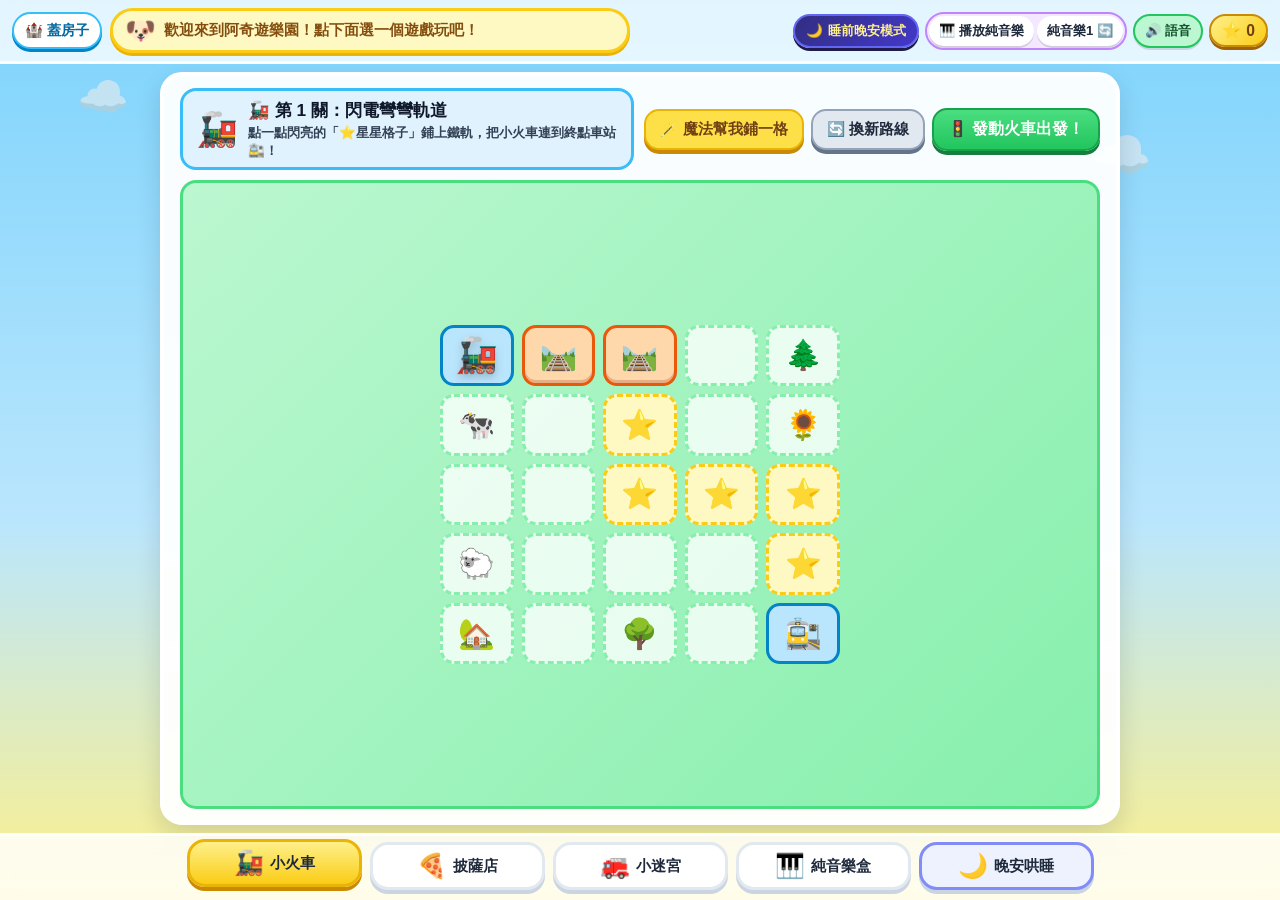
<file: fun-park/index.html>
<!DOCTYPE html>
<html lang="zh-TW">
<head>
  <link rel="icon" href="data:,">
  <meta charset="UTF-8" />
  <meta name="viewport" content="width=device-width, initial-scale=1.0, maximum-scale=1.0, user-scalable=no" />
  <title>🎪 阿奇小隊歡樂遊樂園 — 5歲兒童益智互動世界 (純音樂 & 睡前晚安版)</title>
  <link rel="stylesheet" href="./styles.css" />
</head>
<body>
  <!-- Floating Sky & Starry Night Background -->
  <div class="sky-decor" aria-hidden="true">
    <div class="cloud c1">☁️</div>
    <div class="cloud c2">☁️</div>
    <div class="cloud c3">🎈</div>
    <div class="night-stars" id="bgNightStars">
      <span class="n-star s1">✨</span>
      <span class="n-star s2">⭐</span>
      <span class="n-star s3">🌙</span>
      <span class="n-star s4">✨</span>
      <span class="n-star s5">⭐</span>
      <span class="n-star s6">💤</span>
    </div>
  </div>

  <!-- Top Compact App Bar -->
  <header class="top-bar">
    <div class="brand-group">
      <a href="../index.html" class="back-voxel-btn" title="回到3D蓋房子">🏰 蓋房子</a>
      <div class="coach-badge" id="coachBtn" role="button" tabindex="0" title="點我聽阿奇說話">
        <span class="coach-avatar" id="coachAvatarEmoji">🐶</span>
        <span class="coach-text" id="coachSpeech">歡迎來到阿奇遊樂園！點下面選一個遊戲玩吧！</span>
      </div>
    </div>

    <div class="status-controls">
      <!-- Day / Bedtime Mode Switch -->
      <button class="mode-switch-pill" id="bedtimeToggleBtn" type="button" title="切換白天遊樂園 / 睡前晚安模式">
        <span id="bedtimeToggleIcon">🌙</span>
        <span id="bedtimeToggleText">睡前晚安模式</span>
      </button>

      <!-- Mureka BGM Player Pill (Defaults to Pure Instrumental!) -->
      <div class="bgm-pill">
        <button class="icon-btn bgm-toggle" id="bgmToggleBtn" title="播放/暫停 Mureka 純音樂配樂">
          <span id="bgmIcon">🎹</span>
          <span id="bgmLabel">播放純音樂</span>
        </button>
        <button class="icon-btn bgm-next" id="bgmSwitchBtn" title="切換配樂曲目 (純音樂 / 晚安曲 / 兒歌)">
          <span id="bgmTrackName">純音樂1</span> 🔄
        </button>
      </div>

      <button class="icon-btn voice-btn active" id="voiceToggleBtn" title="中文語音開關">
        🔊 語音
      </button>

      <div class="star-counter" id="starCounter" title="收集到的快樂星星">
        ⭐ <span id="starCountNum">0</span>
      </div>
    </div>
  </header>

  <!-- Main Stage Container -->
  <main class="stage-wrap">
    <!-- ==================== GAME 1: 🚂 魔法火車接軌道 ==================== -->
    <section class="game-panel active" id="panel-train">
      <div class="panel-header">
        <div class="mission-card">
          <span class="mission-icon">🚂</span>
          <div class="mission-info">
            <h1 id="trainLevelTitle">魔法小火車：鋪好軌道去車站！</h1>
            <p id="trainMissionText">點一點閃亮的「⭐星星格子」鋪上鐵軌，把小火車連到終點車站 🚉！</p>
          </div>
        </div>
        <div class="panel-actions">
          <button class="action-btn hint-btn" id="autoTrackBtn">🪄 魔法幫我鋪一格</button>
          <button class="action-btn secondary-btn" id="resetTrainBtn">🔄 換新路線</button>
          <button class="action-btn go-btn" id="runTrainBtn">🚦 發動火車出發！</button>
        </div>
      </div>

      <div class="train-board-wrap">
        <div class="train-grid" id="trainGrid" aria-label="火車軌道拼圖區"></div>
      </div>
    </section>

    <!-- ==================== GAME 2: 🍕 阿奇披薩大廚 ==================== -->
    <section class="game-panel" id="panel-chef">
      <div class="panel-header">
        <div class="mission-card chef-theme">
          <span class="mission-icon" id="customerAvatar">🐻</span>
          <div class="mission-info">
            <h1 id="customerTitle">小熊客人點餐囉！</h1>
            <div class="order-recipe" id="orderRecipeBadges"></div>
          </div>
        </div>
        <div class="panel-actions">
          <button class="action-btn secondary-btn" id="clearPizzaBtn">🔄 重做這張</button>
          <button class="action-btn hint-btn" id="newOrderBtn">🎲 換一位客人</button>
          <button class="action-btn go-btn" id="serveDishBtn">🔔 叮！送出披薩！</button>
        </div>
      </div>

      <div class="chef-workspace">
        <!-- Big Pizza / Cake Plate -->
        <div class="pizza-stage">
          <div class="pizza-crust" id="pizzaBase" title="點右邊的食材放到披薩上，點披薩上的食材可以拿掉喔">
            <div class="pizza-sauce"></div>
            <div class="pizza-toppings-layer" id="pizzaToppingsLayer"></div>
          </div>
          <div class="plate-caption" id="plateProgressText">點選右邊的美味食材放上披薩吧！</div>
        </div>

        <!-- Ingredient Buttons -->
        <div class="ingredients-tray" id="ingredientsTray"></div>
      </div>
    </section>

    <!-- ==================== GAME 3: 🐶 阿奇救援迷宮 ==================== -->
    <section class="game-panel" id="panel-maze">
      <div class="panel-header">
        <div class="mission-card maze-theme">
          <span class="mission-icon">🚒</span>
          <div class="mission-info">
            <h1 id="mazeTitle">阿奇出動：救援小動物！</h1>
            <p id="mazeSubText">先點格子帶阿奇 🐶 去救出小動物，再去終點旗子 🏁（可以直接點遠方的格子自動走過去喔）！</p>
          </div>
        </div>
        <div class="panel-actions">
          <button class="action-btn hint-btn" id="newMazeBtn">🗺️ 換下一關地圖</button>
        </div>
      </div>

      <div class="maze-play-area">
        <div class="maze-grid" id="mazeGrid"></div>

        <!-- Big Kid-Friendly D-Pad -->
        <div class="dpad-panel">
          <div class="dpad-title">👆 點地圖格子，或按方向鍵帶阿奇走：</div>
          <div class="dpad-grid">
            <div></div>
            <button class="dpad-btn" data-dir="up" aria-label="往上走">⬆️</button>
            <div></div>
            <button class="dpad-btn" data-dir="left" aria-label="往左走">⬅️</button>
            <button class="dpad-btn center-bark" id="barkBtn" title="阿奇汪汪叫">🐶</button>
            <button class="dpad-btn" data-dir="right" aria-label="往右走">➡️</button>
            <div></div>
            <button class="dpad-btn" data-dir="down" aria-label="往下走">⬇️</button>
            <div></div>
          </div>
        </div>
      </div>
    </section>

    <!-- ==================== GAME 4: 🎹 Mureka 彩虹音樂盒 ==================== -->
    <section class="game-panel" id="panel-music">
      <div class="panel-header">
        <div class="mission-card music-theme">
          <span class="mission-icon">🎹</span>
          <div class="mission-info">
            <h1>Mureka 純音樂配樂 & 彩虹木琴</h1>
            <p>預設使用無歌詞「純音樂配樂」不干擾語音！也可以切換兒歌演唱，或彈木琴喔！</p>
          </div>
        </div>
        <div class="panel-actions">
          <button class="action-btn go-btn" id="autoMelodyBtn">🎶 自動彈小星星</button>
        </div>
      </div>

      <div class="music-stage">
        <!-- Mureka Song Cards (2 Pure Instrumentals + 2 Vocal Songs) -->
        <div class="mureka-cards mureka-cards-four">
          <div class="song-card active" id="songCardInst1">
            <img src="./audio/cover_inst_day.jpg" alt="阿奇遊樂園純音樂封面" class="song-cover" />
            <div class="song-meta">
              <span class="song-tag inst-tag">🎹 預設純音樂 (無歌詞)</span>
              <h3>🎵 阿奇遊樂園・木琴遊戲日</h3>
              <p>溫暖木琴與烏克麗麗純音樂，邊玩邊聽阿奇說話最清楚！</p>
              <button class="song-play-btn" data-track="0">▶️ 播放純音樂</button>
            </div>
          </div>

          <div class="song-card" id="songCardInst2">
            <img src="./audio/cover_inst_night.jpg" alt="星空晚安水晶音樂盒封面" class="song-cover" />
            <div class="song-meta">
              <span class="song-tag night-tag">🌙 睡前純音樂 (無歌詞)</span>
              <h3>🎵 星空晚安・水晶音樂盒</h3>
              <p>60BPM 柔和水晶音樂盒與豎琴搖籃曲，放鬆心情準備睡覺～</p>
              <button class="song-play-btn" data-track="1">▶️ 播放晚安純音樂</button>
            </div>
          </div>

          <div class="song-card" id="songCardVocal1">
            <img src="./audio/cover1.jpg" alt="快樂小火車兒歌封面" class="song-cover" />
            <div class="song-meta">
              <span class="song-tag vocal-tag">🎤 兒歌演唱 (有歌詞)</span>
              <h3>🎵 快樂小火車出發囉</h3>
              <p>嘟嘟隆隆鏘！跟著小火車一起拍拍手唱歌！</p>
              <button class="song-play-btn" data-track="2">▶️ 播放兒歌演唱</button>
            </div>
          </div>

          <div class="song-card" id="songCardVocal2">
            <img src="./audio/cover2.jpg" alt="阿奇披薩歌封面" class="song-cover" />
            <div class="song-meta">
              <span class="song-tag vocal-tag">🎤 兒歌演唱 (有歌詞)</span>
              <h3>🎵 阿奇搖擺披薩歌</h3>
              <p>紅紅番茄、黃黃起司，跟著節奏扭一扭！</p>
              <button class="song-play-btn" data-track="3">▶️ 播放兒歌演唱</button>
            </div>
          </div>
        </div>

        <!-- Animal Sound Choir -->
        <div class="animal-choir" id="animalChoir">
          <button class="choir-btn" data-animal="dog">🐶<span>小狗汪汪</span></button>
          <button class="choir-btn" data-animal="cat">🐱<span>小貓喵喵</span></button>
          <button class="choir-btn" data-animal="duck">🐤<span>小鴨呱呱</span></button>
          <button class="choir-btn" data-animal="frog">🐸<span>青蛙嘓嘓</span></button>
          <button class="choir-btn" data-animal="sheep">🐑<span>綿羊咩咩</span></button>
        </div>

        <!-- 8-Key Rainbow Xylophone -->
        <div class="xylophone-bar" id="xylophoneBar">
          <button class="xylo-key k1" data-note="C4" data-solfege="Do"><span>1</span><small>Do</small></button>
          <button class="xylo-key k2" data-note="D4" data-solfege="Re"><span>2</span><small>Re</small></button>
          <button class="xylo-key k3" data-note="E4" data-solfege="Mi"><span>3</span><small>Mi</small></button>
          <button class="xylo-key k4" data-note="F4" data-solfege="Fa"><span>4</span><small>Fa</small></button>
          <button class="xylo-key k5" data-note="G4" data-solfege="Sol"><span>5</span><small>Sol</small></button>
          <button class="xylo-key k6" data-note="A4" data-solfege="La"><span>6</span><small>La</small></button>
          <button class="xylo-key k7" data-note="B4" data-solfege="Si"><span>7</span><small>Si</small></button>
          <button class="xylo-key k8" data-note="C5" data-solfege="高音Do"><span>8</span><small>Do+</small></button>
        </div>
      </div>
    </section>

    <!-- ==================== GAME 5: 🌙 睡前放鬆・晚安哄睡模式 ==================== -->
    <section class="game-panel" id="panel-bedtime">
      <div class="panel-header bedtime-header">
        <div class="mission-card bedtime-mission-card">
          <span class="mission-icon">🌙</span>
          <div class="mission-info">
            <h1 id="bedtimeTitle">星空晚安屋：陪小動物溫柔入睡</h1>
            <p id="bedtimeSubText">搭配 Mureka 水晶音樂盒純音樂，幫小動物蓋被子關燈、慢速數綿羊、點亮晚安小夜燈～</p>
          </div>
        </div>

        <!-- 3 Bedtime Activity Sub-Tabs -->
        <div class="bedtime-subtabs" role="tablist">
          <button class="bedtime-subtab active" data-subtab="tuck" type="button">🛌 蓋被子關燈</button>
          <button class="bedtime-subtab" data-subtab="sheep" type="button">🐑 數綿羊跳雲朵</button>
          <button class="bedtime-subtab" data-subtab="stars" type="button">✨ 點亮星空夜燈</button>
        </div>
      </div>

      <div class="bedtime-stage-wrap">
        <!-- Activity 1: 🛌 幫小動物蓋被子關燈 -->
        <div class="bedtime-activity active" id="bedtime-act-tuck">
          <div class="tuck-header-bar">
            <span class="tuck-status-pill" id="tuckProgressText">🌙 已經哄睡 0 / 4 隻小動物</span>
            <button class="bedtime-soft-btn" id="resetTuckBtn" type="button">🔄 再哄睡一次</button>
          </div>
          <div class="tuck-grid" id="tuckAnimalsGrid"></div>
        </div>

        <!-- Activity 2: 🐑 慢速數綿羊跳雲朵 -->
        <div class="bedtime-activity" id="bedtime-act-sheep">
          <div class="sheep-sky-stage" id="sheepSkyStage" title="點一下夜空，呼喚小綿羊慢慢跳過月亮雲朵～">
            <div class="sheep-moon">🌙</div>
            <div class="sheep-counter-pill">
              🐑 已經數了 <strong id="sheepCountNum">0</strong> 隻慢速小綿羊
            </div>
            <div class="sheep-Hint">👆 輕輕點夜空，讓軟綿綿的小羊慢慢飄過雲朵～</div>
            <div class="sheep-actor-layer" id="sheepActorLayer"></div>
            <div class="sheep-cloud-fence">
              <span>☁️</span><span>☁️</span><span class="fence-post">🪵🌸🪵</span><span>☁️</span><span>☁️</span>
            </div>
          </div>
          <div class="sheep-controls">
            <button class="bedtime-soft-btn primary" id="spawnSheepBtn" type="button">🐑 呼喚一隻小綿羊</button>
            <button class="bedtime-soft-btn" id="autoSheepBtn" type="button">✨ 自動慢速飄過：關</button>
          </div>
        </div>

        <!-- Activity 3: ✨ 點亮星空小夜燈 & 螢火蟲 -->
        <div class="bedtime-activity" id="bedtime-act-stars">
          <div class="nightlight-stage" id="nightlightStage">
            <svg class="constellation-svg" id="constellationSvg" viewBox="0 0 100 100" preserveAspectRatio="none"></svg>
            <div class="stars-layer" id="bedtimeStarsLayer"></div>
            <div class="fireflies-layer" id="bedtimeFirefliesLayer"></div>
            <div class="lantern-jar" id="lanternJar" title="點螢火蟲飛進溫暖小夜燈">
              <div class="lantern-glow" id="lanternGlow"></div>
              <span class="lantern-emoji">🫙</span>
              <span class="lantern-label" id="lanternCountText">小夜燈 0 隻螢火蟲</span>
            </div>
          </div>
          <div class="sheep-controls">
            <span class="tuck-status-pill" id="starLightProgressText">🌟 已點亮 0 / 7 顆晚安星星</span>
            <button class="bedtime-soft-btn" id="resetStarsBtn" type="button">🔄 重新點亮星空</button>
          </div>
        </div>
      </div>
    </section>
  </main>

  <!-- Celebration Confetti Container -->
  <div class="confetti-layer" id="confettiLayer" aria-hidden="true"></div>

  <!-- Bottom Big Kid-Friendly Mode Tabs -->
  <nav class="bottom-tabs" aria-label="遊戲選擇列">
    <button class="tab-btn active" data-tab="train">
      <span class="tab-emoji">🚂</span>
      <span class="tab-label">小火車</span>
    </button>
    <button class="tab-btn" data-tab="chef">
      <span class="tab-emoji">🍕</span>
      <span class="tab-label">披薩店</span>
    </button>
    <button class="tab-btn" data-tab="maze">
      <span class="tab-emoji">🚒</span>
      <span class="tab-label">小迷宮</span>
    </button>
    <button class="tab-btn" data-tab="music">
      <span class="tab-emoji">🎹</span>
      <span class="tab-label">純音樂盒</span>
    </button>
    <button class="tab-btn bedtime-tab-btn" data-tab="bedtime">
      <span class="tab-emoji">🌙</span>
      <span class="tab-label">晚安哄睡</span>
    </button>
  </nav>

  <!-- Hidden Audio Element for Mureka BGM -->
  <audio id="bgmAudio" preload="auto" loop></audio>

  <script src="./game.js"></script>
</body>
</html>
</file>
<file: fun-park/styles.css>
:root {
  --sky-top: #7dd3fc;
  --sky-bottom: #fef08a;
  --grass-green: #4ade80;
  --card-bg: rgba(255, 255, 255, 0.94);
  --primary-orange: #fb923c;
  --primary-orange-dark: #ea580c;
  --accent-blue: #38bdf8;
  --accent-blue-dark: #0284c7;
  --accent-green: #22c55e;
  --accent-green-dark: #15803d;
  --accent-purple: #a855f7;
  --accent-purple-dark: #7e22ce;
  --text-dark: #1e293b;
  --radius-xl: 22px;
  --radius-lg: 16px;
}

* {
  box-sizing: border-box;
  margin: 0;
  padding: 0;
  user-select: none;
  -webkit-user-select: none;
  -webkit-tap-highlight-color: transparent;
}

html, body {
  width: 100%;
  height: 100dvh;
  overflow: hidden;
  font-family: "PingFang TC", "Microsoft JhengHei", "Noto Sans TC", sans-serif;
  background: linear-gradient(180deg, var(--sky-top) 0%, #bae6fd 58%, var(--sky-bottom) 100%);
  color: var(--text-dark);
  display: flex;
  flex-direction: column;
  justify-content: space-between;
  transition: background 0.7s ease, color 0.5s ease;
}

/* ==================== BEDTIME NIGHT THEME ==================== */
body.bedtime-mode {
  background: linear-gradient(180deg, #090d16 0%, #0f172a 48%, #1e1b4b 100%);
  color: #fef3c7;
}

/* Floating Sky Decor */
.sky-decor {
  position: fixed;
  inset: 0;
  pointer-events: none;
  z-index: 0;
  overflow: hidden;
}

.cloud {
  position: absolute;
  font-size: 2.6rem;
  opacity: 0.65;
  animation: floatCloud 22s ease-in-out infinite alternate;
  transition: opacity 0.6s ease;
}
body.bedtime-mode .cloud {
  opacity: 0.14;
  filter: hue-rotate(200deg) brightness(0.6);
}
.c1 { top: 8%; left: 6%; animation-duration: 24s; }
.c2 { top: 14%; right: 10%; font-size: 3.1rem; animation-duration: 29s; }
.c3 { top: 28%; left: 82%; font-size: 2.2rem; animation-duration: 19s; }

@keyframes floatCloud {
  from { transform: translateX(-18px) translateY(0); }
  to   { transform: translateX(24px) translateY(-8px); }
}

.night-stars {
  position: absolute;
  inset: 0;
  opacity: 0;
  transition: opacity 0.7s ease;
}
body.bedtime-mode .night-stars {
  opacity: 1;
}
.n-star {
  position: absolute;
  font-size: 1.5rem;
  animation: twinkleStar 3.2s ease-in-out infinite alternate;
}
.n-star.s1 { top: 10%; left: 15%; animation-delay: 0s; }
.n-star.s2 { top: 18%; left: 48%; animation-delay: 0.8s; font-size: 1.2rem; }
.n-star.s3 { top: 9%; right: 18%; animation-delay: 1.4s; font-size: 2rem; }
.n-star.s4 { top: 32%; left: 8%; animation-delay: 0.4s; }
.n-star.s5 { top: 26%; right: 8%; animation-delay: 1.9s; }
.n-star.s6 { top: 42%; right: 24%; animation-delay: 1.1s; font-size: 1.2rem; }

@keyframes twinkleStar {
  from { opacity: 0.25; transform: scale(0.85); }
  to   { opacity: 0.95; transform: scale(1.12); }
}

/* ==================== TOP BAR ==================== */
.top-bar {
  position: relative;
  z-index: 10;
  display: flex;
  align-items: center;
  justify-content: space-between;
  gap: 8px;
  padding: 8px 12px;
  background: rgba(255, 255, 255, 0.78);
  backdrop-filter: blur(8px);
  border-bottom: 3px solid rgba(255, 255, 255, 0.9);
  flex-shrink: 0;
  transition: background 0.5s ease, border-color 0.5s ease;
}

body.bedtime-mode .top-bar {
  background: rgba(15, 23, 42, 0.88);
  border-bottom-color: rgba(251, 191, 36, 0.35);
}

.brand-group {
  display: flex;
  align-items: center;
  gap: 8px;
  flex: 1;
  min-width: 0;
}

.back-voxel-btn {
  text-decoration: none;
  background: #fff;
  color: #0369a1;
  font-weight: 900;
  font-size: 0.9rem;
  padding: 7px 11px;
  border-radius: 999px;
  border: 2px solid #38bdf8;
  box-shadow: 0 3px 0 #0284c7;
  white-space: nowrap;
  flex-shrink: 0;
  transition: transform 0.1s;
}
.back-voxel-btn:active {
  transform: translateY(2px);
}
body.bedtime-mode .back-voxel-btn {
  background: #1e293b;
  color: #fde68a;
  border-color: #f59e0b;
  box-shadow: 0 3px 0 #92400e;
}

.coach-badge {
  display: flex;
  align-items: center;
  gap: 8px;
  background: #fef9c3;
  border: 3px solid #facc15;
  box-shadow: 0 3px 0 #eab308;
  padding: 5px 12px;
  border-radius: 999px;
  cursor: pointer;
  min-width: 0;
  flex: 1;
  max-width: 520px;
  transition: background 0.4s ease, border-color 0.4s ease;
}
body.bedtime-mode .coach-badge {
  background: #1e1b4b;
  border-color: #fbbf24;
  box-shadow: 0 3px 0 #78350f;
}

.coach-avatar {
  font-size: 1.55rem;
  flex-shrink: 0;
  animation: bounceCoach 1.8s infinite ease-in-out;
}
body.bedtime-mode .coach-avatar {
  animation-duration: 3.6s;
}

@keyframes bounceCoach {
  0%, 100% { transform: translateY(0); }
  50%      { transform: translateY(-3px); }
}

.coach-text {
  font-size: 0.92rem;
  font-weight: 800;
  color: #854d0e;
  white-space: nowrap;
  overflow: hidden;
  text-overflow: ellipsis;
}
body.bedtime-mode .coach-text {
  color: #fef3c7;
}

.status-controls {
  display: flex;
  align-items: center;
  gap: 6px;
  flex-shrink: 0;
}

.mode-switch-pill {
  display: flex;
  align-items: center;
  gap: 5px;
  border: 2px solid #6366f1;
  background: linear-gradient(135deg, #312e81, #4338ca);
  color: #fef08a;
  font-weight: 900;
  font-size: 0.84rem;
  padding: 6px 11px;
  border-radius: 999px;
  cursor: pointer;
  box-shadow: 0 3px 0 #1e1b4b;
  white-space: nowrap;
  transition: transform 0.12s, background 0.3s;
}
.mode-switch-pill:active {
  transform: translateY(2px);
}
body.bedtime-mode .mode-switch-pill {
  background: linear-gradient(135deg, #f59e0b, #eab308);
  color: #1e1b4b;
  border-color: #fef08a;
  box-shadow: 0 3px 0 #b45309;
}

.bgm-pill {
  display: flex;
  align-items: center;
  background: #f3e8ff;
  border: 2px solid #c084fc;
  border-radius: 999px;
  padding: 2px;
  gap: 3px;
}
body.bedtime-mode .bgm-pill {
  background: #312e81;
  border-color: #818cf8;
}

.icon-btn {
  border: none;
  background: #fff;
  color: var(--text-dark);
  font-weight: 800;
  font-size: 0.82rem;
  padding: 6px 10px;
  border-radius: 999px;
  cursor: pointer;
  display: flex;
  align-items: center;
  gap: 4px;
  box-shadow: 0 2px 0 rgba(0,0,0,0.12);
  transition: transform 0.1s, background 0.2s;
  white-space: nowrap;
}
.icon-btn:active {
  transform: translateY(2px);
}

.bgm-toggle.playing {
  background: #a855f7;
  color: #fff;
}
body.bedtime-mode .bgm-toggle.playing {
  background: #fbbf24;
  color: #1e1b4b;
}

.voice-btn.active {
  background: #bbf7d0;
  border: 2px solid #22c55e;
  color: #14532d;
}

.star-counter {
  background: linear-gradient(135deg, #fef08a, #facc15);
  border: 2px solid #ca8a04;
  box-shadow: 0 3px 0 #a16207;
  font-weight: 900;
  font-size: 0.98rem;
  padding: 5px 11px;
  border-radius: 999px;
  color: #713f12;
  white-space: nowrap;
}

/* ==================== MAIN STAGE ==================== */
.stage-wrap {
  position: relative;
  z-index: 5;
  flex: 1;
  min-height: 0;
  padding: 8px 12px;
  display: flex;
  justify-content: center;
  align-items: stretch;
}

.game-panel {
  display: none;
  width: 100%;
  max-width: 960px;
  background: var(--card-bg);
  border-radius: var(--radius-xl);
  border: 4px solid #fff;
  box-shadow: 0 10px 25px rgba(15, 23, 42, 0.14);
  padding: 12px 16px;
  flex-direction: column;
  justify-content: space-between;
  gap: 10px;
  overflow: hidden;
  transition: background 0.5s ease, border-color 0.5s ease;
}

.game-panel.active {
  display: flex;
}

body.bedtime-mode .game-panel {
  background: rgba(15, 23, 42, 0.92);
  border-color: rgba(251, 191, 36, 0.45);
  box-shadow: 0 12px 32px rgba(0, 0, 0, 0.55);
}

.panel-header {
  display: flex;
  align-items: center;
  justify-content: space-between;
  gap: 10px;
  flex-shrink: 0;
  flex-wrap: wrap;
}

.mission-card {
  display: flex;
  align-items: center;
  gap: 10px;
  background: #e0f2fe;
  border: 3px solid #38bdf8;
  border-radius: var(--radius-lg);
  padding: 7px 13px;
  flex: 1;
  min-width: 240px;
}

.mission-card.chef-theme {
  background: #ffedd5;
  border-color: #fb923c;
}

.mission-card.maze-theme {
  background: #dcfce7;
  border-color: #4ade80;
}

.mission-card.music-theme {
  background: #f3e8ff;
  border-color: #c084fc;
}

.mission-card.bedtime-mission-card {
  background: rgba(49, 46, 129, 0.85);
  border-color: #fbbf24;
  color: #fef3c7;
}

.mission-icon {
  font-size: 2.1rem;
  flex-shrink: 0;
}

.mission-info h1 {
  font-size: 1.08rem;
  font-weight: 900;
  color: #0f172a;
}
.mission-card.bedtime-mission-card .mission-info h1 {
  color: #fde68a;
}

.mission-info p {
  font-size: 0.84rem;
  font-weight: 700;
  color: #334155;
  margin-top: 2px;
}
.mission-card.bedtime-mission-card .mission-info p {
  color: #e0e7ff;
}

.panel-actions {
  display: flex;
  align-items: center;
  gap: 7px;
  flex-shrink: 0;
  flex-wrap: wrap;
}

.action-btn {
  border: none;
  font-weight: 900;
  font-size: 0.92rem;
  padding: 9px 14px;
  border-radius: 15px;
  cursor: pointer;
  transition: transform 0.1s, filter 0.15s;
  white-space: nowrap;
}
.action-btn:active {
  transform: translateY(3px);
}

.hint-btn {
  background: #fde047;
  color: #713f12;
  border: 2px solid #eab308;
  box-shadow: 0 4px 0 #ca8a04;
}

.secondary-btn {
  background: #e2e8f0;
  color: #1e293b;
  border: 2px solid #94a3b8;
  box-shadow: 0 4px 0 #64748b;
}

.go-btn {
  background: linear-gradient(180deg, #4ade80, #22c55e);
  color: #fff;
  border: 2px solid #16a34a;
  box-shadow: 0 4px 0 #15803d;
  font-size: 0.98rem;
}

/* ==================== GAME 1: TRAIN BOARD ==================== */
.train-board-wrap {
  flex: 1;
  min-height: 0;
  display: flex;
  align-items: center;
  justify-content: center;
  background: linear-gradient(135deg, #bbf7d0 0%, #86efac 100%);
  border-radius: var(--radius-lg);
  border: 3px solid #4ade80;
  padding: 10px;
}

.train-grid {
  display: grid;
  grid-template-columns: repeat(5, 1fr);
  grid-template-rows: repeat(5, 1fr);
  gap: 8px;
  width: min(100%, 400px);
  height: min(100%, 340px);
}

.track-cell {
  background: rgba(255, 255, 255, 0.78);
  border: 3px dashed #86efac;
  border-radius: 14px;
  display: flex;
  align-items: center;
  justify-content: center;
  font-size: 1.85rem;
  cursor: pointer;
  position: relative;
  transition: transform 0.12s, background 0.2s, border-color 0.2s;
}

.track-cell:hover {
  transform: scale(1.04);
}

.track-cell.path-hint {
  background: #fef9c3;
  border: 3px dashed #facc15;
  animation: pulseHint 1.5s infinite ease-in-out;
}

@keyframes pulseHint {
  0%, 100% { box-shadow: 0 0 0 0 rgba(250, 204, 21, 0.5); }
  50%      { box-shadow: 0 0 0 6px rgba(250, 204, 21, 0); }
}

.track-cell.has-track {
  background: #fed7aa;
  border: 3px solid #ea580c;
  box-shadow: inset 0 -3px 0 rgba(154, 52, 18, 0.25);
}

.track-cell.start-cell,
.track-cell.end-cell {
  background: #bae6fd;
  border: 3px solid #0284c7;
}

.train-actor {
  font-size: 2.15rem;
  filter: drop-shadow(0 4px 4px rgba(0,0,0,0.2));
  transition: transform 0.25s;
}

/* ==================== GAME 2: PIZZA CHEF ==================== */
.chef-workspace {
  flex: 1;
  min-height: 0;
  display: grid;
  grid-template-columns: 1.1fr 1fr;
  gap: 14px;
  align-items: center;
}

.order-recipe {
  display: flex;
  flex-wrap: wrap;
  gap: 8px;
  margin-top: 4px;
}

.recipe-pill {
  background: #fff;
  border: 2px solid #fdba74;
  border-radius: 999px;
  padding: 3px 10px;
  font-size: 0.9rem;
  font-weight: 900;
  display: flex;
  align-items: center;
  gap: 4px;
}

.recipe-pill.done {
  background: #dcfce7;
  border-color: #22c55e;
  color: #15803d;
}

.pizza-stage {
  height: 100%;
  background: #fffbeb;
  border: 3px solid #fde68a;
  border-radius: var(--radius-lg);
  display: flex;
  flex-direction: column;
  align-items: center;
  justify-content: center;
  gap: 8px;
  padding: 10px;
}

.pizza-crust {
  width: min(215px, 42vh);
  height: min(215px, 42vh);
  border-radius: 50%;
  background: radial-gradient(circle, #fde047 60%, #d97706 100%);
  border: 7px solid #b45309;
  box-shadow: 0 8px 18px rgba(180, 83, 9, 0.25);
  position: relative;
  display: flex;
  align-items: center;
  justify-content: center;
  transition: transform 0.35s ease, box-shadow 0.35s ease;
}

.pizza-crust.baking-glow {
  transform: scale(1.07) rotate(8deg);
  box-shadow: 0 0 28px #f59e0b, 0 0 48px #fde047;
}

.pizza-sauce {
  width: 82%;
  height: 82%;
  border-radius: 50%;
  background: radial-gradient(circle, #fef08a 40%, #ef4444 92%);
  border: 3px dashed rgba(239, 68, 68, 0.45);
}

.pizza-toppings-layer {
  position: absolute;
  inset: 0;
  pointer-events: auto;
}

.dropped-topping {
  position: absolute;
  font-size: 2rem;
  line-height: 1;
  cursor: pointer;
  transform: translate(-50%, -50%);
  animation: popInTopping 0.25s cubic-bezier(0.34, 1.56, 0.64, 1) forwards;
  filter: drop-shadow(0 2px 3px rgba(0,0,0,0.25));
}
.dropped-topping:hover {
  transform: translate(-50%, -50%) scale(1.18);
}

@keyframes popInTopping {
  from { transform: translate(-50%, -50%) scale(0) rotate(-25deg); }
  to   { transform: translate(-50%, -50%) scale(1) rotate(0deg); }
}

.plate-caption {
  font-size: 0.88rem;
  font-weight: 800;
  color: #9a3412;
  text-align: center;
}

.ingredients-tray {
  display: grid;
  grid-template-columns: repeat(2, 1fr);
  gap: 10px;
  height: 100%;
  align-content: center;
}

.ing-btn {
  background: #fff;
  border: 3px solid #fed7aa;
  box-shadow: 0 5px 0 #fb923c;
  border-radius: 18px;
  padding: 10px 8px;
  display: flex;
  align-items: center;
  gap: 10px;
  cursor: pointer;
  font-size: 1rem;
  font-weight: 900;
  color: #7c2d12;
  transition: transform 0.1s;
}
.ing-btn:active {
  transform: translateY(3px);
}
.ing-emoji {
  font-size: 2rem;
}

/* ==================== GAME 3: MAZE RESCUE ==================== */
.maze-play-area {
  flex: 1;
  min-height: 0;
  display: grid;
  grid-template-columns: 1.2fr 0.8fr;
  gap: 14px;
  align-items: center;
}

.maze-grid {
  width: min(100%, 360px);
  height: min(100%, 310px);
  margin: 0 auto;
  display: grid;
  grid-template-columns: repeat(5, 1fr);
  grid-template-rows: repeat(5, 1fr);
  gap: 6px;
  background: #dcfce7;
  padding: 8px;
  border-radius: var(--radius-lg);
  border: 3px solid #4ade80;
}

.maze-cell {
  background: #fff;
  border-radius: 12px;
  border: 2px solid #bbf7d0;
  display: flex;
  align-items: center;
  justify-content: center;
  font-size: 1.75rem;
  cursor: pointer;
  transition: background 0.15s, transform 0.1s;
}
.maze-cell:hover {
  background: #f0fdf4;
}

.maze-cell.obstacle {
  background: #cbd5e1;
  border-color: #94a3b8;
  cursor: not-allowed;
}

.maze-cell.dog-here {
  background: #fef08a;
  border: 3px solid #eab308;
  transform: scale(1.04);
}

.dpad-panel {
  background: #f8fafc;
  border: 3px solid #e2e8f0;
  border-radius: var(--radius-lg);
  padding: 12px;
  display: flex;
  flex-direction: column;
  align-items: center;
  gap: 8px;
}

.dpad-title {
  font-size: 0.86rem;
  font-weight: 800;
  color: #475569;
  text-align: center;
}

.dpad-grid {
  display: grid;
  grid-template-columns: repeat(3, 62px);
  grid-template-rows: repeat(3, 56px);
  gap: 6px;
}

.dpad-btn {
  border: none;
  background: #38bdf8;
  color: #fff;
  font-size: 1.65rem;
  border-radius: 16px;
  box-shadow: 0 4px 0 #0284c7;
  cursor: pointer;
  display: flex;
  align-items: center;
  justify-content: center;
}
.dpad-btn:active {
  transform: translateY(3px);
}
.dpad-btn.center-bark {
  background: #facc15;
  box-shadow: 0 4px 0 #ca8a04;
}

/* ==================== GAME 4: MUSIC & XYLOPHONE ==================== */
.music-stage {
  flex: 1;
  min-height: 0;
  display: flex;
  flex-direction: column;
  justify-content: space-between;
  gap: 8px;
}

.mureka-cards {
  display: grid;
  grid-template-columns: repeat(2, 1fr);
  gap: 8px;
}
.mureka-cards.mureka-cards-four {
  grid-template-columns: repeat(4, 1fr);
}

.song-card {
  display: flex;
  flex-direction: column;
  gap: 6px;
  background: #faf5ff;
  border: 3px solid #e9d5ff;
  border-radius: 14px;
  padding: 7px 9px;
  transition: border-color 0.2s, background 0.2s;
}

.song-card.active {
  background: #fef9c3;
  border-color: #facc15;
}
body.bedtime-mode .song-card {
  background: #1e293b;
  border-color: #475569;
  color: #f8fafc;
}
body.bedtime-mode .song-card.active {
  background: #312e81;
  border-color: #fbbf24;
}

.song-cover {
  width: 100%;
  height: 46px;
  border-radius: 9px;
  object-fit: cover;
  border: 2px solid #fff;
  flex-shrink: 0;
}

.song-tag {
  display: inline-block;
  font-size: 0.68rem;
  font-weight: 900;
  padding: 2px 7px;
  border-radius: 999px;
}
.song-tag.inst-tag {
  background: #dcfce7;
  color: #166534;
}
.song-tag.night-tag {
  background: #312e81;
  color: #fde68a;
}
.song-tag.vocal-tag {
  background: #fce7f3;
  color: #9d174d;
}

.song-meta h3 {
  font-size: 0.82rem;
  font-weight: 900;
  color: #581c87;
  margin-top: 2px;
}
body.bedtime-mode .song-meta h3 {
  color: #fde68a;
}

.song-meta p {
  font-size: 0.71rem;
  color: #6b21a8;
  margin: 2px 0 4px;
  line-height: 1.25;
}
body.bedtime-mode .song-meta p {
  color: #cbd5e1;
}

.song-play-btn {
  border: none;
  background: #a855f7;
  color: #fff;
  font-weight: 800;
  font-size: 0.75rem;
  padding: 4px 9px;
  border-radius: 999px;
  cursor: pointer;
  width: 100%;
}

.animal-choir {
  display: flex;
  justify-content: center;
  gap: 8px;
}

.choir-btn {
  flex: 1;
  max-width: 140px;
  background: #fff;
  border: 3px solid #bae6fd;
  box-shadow: 0 3px 0 #38bdf8;
  border-radius: 14px;
  padding: 5px;
  font-size: 1.35rem;
  cursor: pointer;
  display: flex;
  flex-direction: column;
  align-items: center;
  gap: 2px;
}
.choir-btn span {
  font-size: 0.74rem;
  font-weight: 800;
  color: #0369a1;
}

.xylophone-bar {
  display: grid;
  grid-template-columns: repeat(8, 1fr);
  gap: 7px;
  height: 92px;
  align-items: end;
}

.xylo-key {
  border: none;
  border-radius: 14px;
  height: 100%;
  cursor: pointer;
  color: #fff;
  font-weight: 900;
  display: flex;
  flex-direction: column;
  align-items: center;
  justify-content: center;
  gap: 3px;
  box-shadow: 0 5px 0 rgba(0,0,0,0.22);
  transition: transform 0.08s;
}
.xylo-key:active, .xylo-key.pop {
  transform: translateY(4px) scale(0.96);
}
.xylo-key span { font-size: 1.3rem; }
.xylo-key small { font-size: 0.78rem; opacity: 0.92; }

.k1 { background: #ef4444; height: 100%; }
.k2 { background: #f97316; height: 95%; }
.k3 { background: #eab308; height: 90%; }
.k4 { background: #22c55e; height: 85%; }
.k5 { background: #06b6d4; height: 80%; }
.k6 { background: #3b82f6; height: 75%; }
.k7 { background: #8b5cf6; height: 70%; }
.k8 { background: #ec4899; height: 66%; }

/* ==================== GAME 5: 🌙 BEDTIME RELAXING MODE ==================== */
.bedtime-subtabs {
  display: flex;
  gap: 6px;
  flex-wrap: wrap;
}

.bedtime-subtab {
  border: 2px solid #6366f1;
  background: #1e1b4b;
  color: #c7d2fe;
  font-weight: 900;
  font-size: 0.85rem;
  padding: 7px 13px;
  border-radius: 999px;
  cursor: pointer;
  transition: all 0.2s ease;
}
.bedtime-subtab.active {
  background: linear-gradient(135deg, #fbbf24, #f59e0b);
  color: #1e1b4b;
  border-color: #fef08a;
  box-shadow: 0 3px 10px rgba(251, 191, 36, 0.35);
}

.bedtime-stage-wrap {
  flex: 1;
  min-height: 0;
  display: flex;
  flex-direction: column;
}

.bedtime-activity {
  display: none;
  flex: 1;
  min-height: 0;
  flex-direction: column;
  justify-content: space-between;
  gap: 8px;
}
.bedtime-activity.active {
  display: flex;
}

.tuck-header-bar {
  display: flex;
  align-items: center;
  justify-content: space-between;
  gap: 8px;
}

.tuck-status-pill {
  background: rgba(30, 27, 75, 0.9);
  border: 2px solid #818cf8;
  color: #fef3c7;
  font-weight: 900;
  font-size: 0.88rem;
  padding: 5px 14px;
  border-radius: 999px;
}

.bedtime-soft-btn {
  border: 2px solid #818cf8;
  background: #312e81;
  color: #fef3c7;
  font-weight: 900;
  font-size: 0.86rem;
  padding: 7px 14px;
  border-radius: 999px;
  cursor: pointer;
  transition: transform 0.12s, background 0.2s;
}
.bedtime-soft-btn.primary {
  background: linear-gradient(135deg, #f59e0b, #d97706);
  color: #1e1b4b;
  border-color: #fde68a;
}
.bedtime-soft-btn:active {
  transform: scale(0.96);
}

/* Activity 1: Tuck Animals Grid */
.tuck-grid {
  flex: 1;
  min-height: 0;
  display: grid;
  grid-template-columns: repeat(4, 1fr);
  gap: 10px;
  align-items: stretch;
}

.tuck-card {
  position: relative;
  background: linear-gradient(180deg, #1e293b 0%, #312e81 100%);
  border: 3px solid #6366f1;
  border-radius: 18px;
  padding: 10px;
  display: flex;
  flex-direction: column;
  align-items: center;
  justify-content: space-between;
  cursor: pointer;
  overflow: hidden;
  transition: all 0.45s ease;
}
.tuck-card.lamp-off {
  background: linear-gradient(180deg, #090d16 0%, #111827 100%);
  border-color: #4338ca;
  box-shadow: inset 0 0 24px rgba(15, 23, 42, 0.9);
}

.tuck-lamp-badge {
  align-self: flex-end;
  font-size: 1.25rem;
  background: rgba(251, 191, 36, 0.2);
  border: 1.5px solid rgba(251, 191, 36, 0.6);
  border-radius: 999px;
  padding: 2px 8px;
  color: #fde68a;
  font-weight: 800;
  font-size: 0.75rem;
}
.tuck-card.lamp-off .tuck-lamp-badge {
  background: rgba(148, 163, 184, 0.15);
  border-color: rgba(148, 163, 184, 0.35);
  color: #94a3b8;
}

.tuck-bed-frame {
  position: relative;
  width: 100%;
  flex: 1;
  display: flex;
  flex-direction: column;
  align-items: center;
  justify-content: center;
  margin: 4px 0;
}

.tuck-pillow {
  width: 68px;
  height: 24px;
  background: #fef3c7;
  border-radius: 12px;
  border: 2px solid #fde68a;
  margin-bottom: -10px;
  z-index: 1;
}

.tuck-animal-emoji {
  font-size: 3.1rem;
  z-index: 2;
  transition: transform 0.4s ease, filter 0.4s ease;
}
.tuck-card.patted .tuck-animal-emoji {
  animation: gentleRock 2.4s ease-in-out infinite;
}
@keyframes gentleRock {
  0%, 100% { transform: rotate(-4deg) scale(0.98); }
  50%      { transform: rotate(4deg) scale(1.02); }
}

.tuck-blanket {
  width: 88%;
  height: 34%;
  background: linear-gradient(135deg, #818cf8, #6366f1);
  border: 2px solid #c7d2fe;
  border-radius: 14px 14px 10px 10px;
  position: absolute;
  bottom: 4px;
  z-index: 3;
  display: flex;
  align-items: center;
  justify-content: center;
  font-size: 1rem;
  color: #fef3c7;
  font-weight: 900;
  transition: height 0.45s cubic-bezier(0.34, 1.56, 0.64, 1), background 0.4s ease;
}
.tuck-card.tucked .tuck-blanket {
  height: 62%;
  background: linear-gradient(135deg, #4f46e5, #3730a3);
}

.tuck-zzz {
  position: absolute;
  top: 4px;
  left: 12px;
  font-size: 1.1rem;
  font-weight: 900;
  color: #fde68a;
  opacity: 0;
  z-index: 4;
}
.tuck-card.lamp-off .tuck-zzz {
  opacity: 1;
  animation: floatZzz 2.6s ease-in-out infinite;
}
@keyframes floatZzz {
  0%   { transform: translateY(4px) scale(0.9); opacity: 0.4; }
  50%  { transform: translateY(-6px) scale(1.08); opacity: 1; }
  100% { transform: translateY(-12px) scale(0.95); opacity: 0.3; }
}

.tuck-step-btn {
  width: 100%;
  border: none;
  border-radius: 12px;
  padding: 7px 6px;
  font-weight: 900;
  font-size: 0.8rem;
  background: #fbbf24;
  color: #1e1b4b;
  cursor: pointer;
  z-index: 5;
}
.tuck-card.lamp-off .tuck-step-btn {
  background: #312e81;
  color: #fde68a;
}

/* Activity 2: Sleepy Cloud Sheep Counter */
.sheep-sky-stage {
  position: relative;
  flex: 1;
  min-height: 0;
  background: radial-gradient(circle at 50% 25%, #312e81 0%, #0f172a 75%);
  border: 3px solid #6366f1;
  border-radius: 18px;
  overflow: hidden;
  cursor: pointer;
  display: flex;
  flex-direction: column;
  align-items: center;
  justify-content: space-between;
  padding: 12px;
}

.sheep-moon {
  font-size: 3.4rem;
  filter: drop-shadow(0 0 18px rgba(253, 224, 71, 0.75));
}

.sheep-counter-pill {
  background: rgba(15, 23, 42, 0.82);
  border: 2px solid #fbbf24;
  color: #fef3c7;
  padding: 5px 16px;
  border-radius: 999px;
  font-size: 0.96rem;
  font-weight: 800;
  z-index: 4;
}
.sheep-counter-pill strong {
  color: #fde047;
  font-size: 1.2rem;
}

.sheep-Hint {
  font-size: 0.82rem;
  color: #cbd5e1;
  font-weight: 700;
  z-index: 4;
}

.sheep-actor-layer {
  position: absolute;
  inset: 0;
  pointer-events: none;
  z-index: 3;
}

.floating-sheep {
  position: absolute;
  bottom: 24%;
  left: 12%;
  font-size: 2.9rem;
  filter: drop-shadow(0 6px 10px rgba(0,0,0,0.4));
  animation: slowSheepArc 3.8s ease-in-out forwards;
}

@keyframes slowSheepArc {
  0%   { left: 10%; bottom: 18%; transform: scale(0.85) rotate(-8deg); opacity: 0; }
  15%  { opacity: 1; }
  50%  { left: 48%; bottom: 58%; transform: scale(1.12) rotate(4deg); opacity: 1; }
  85%  { opacity: 1; }
  100% { left: 84%; bottom: 20%; transform: scale(0.85) rotate(10deg); opacity: 0; }
}

.sheep-cloud-fence {
  display: flex;
  align-items: center;
  justify-content: center;
  gap: 10px;
  font-size: 2.1rem;
  z-index: 2;
  opacity: 0.9;
}
.fence-post {
  font-size: 1.65rem;
}

.sheep-controls {
  display: flex;
  align-items: center;
  justify-content: center;
  gap: 10px;
}

/* Activity 3: Starry Nightlight & Fireflies */
.nightlight-stage {
  position: relative;
  flex: 1;
  min-height: 0;
  background: radial-gradient(circle at 50% 40%, #1e1b4b 0%, #090d16 85%);
  border: 3px solid #6366f1;
  border-radius: 18px;
  overflow: hidden;
}

.constellation-svg {
  position: absolute;
  inset: 0;
  width: 100%;
  height: 100%;
  pointer-events: none;
}

.stars-layer {
  position: absolute;
  inset: 0;
  z-index: 2;
  pointer-events: none;
}
.fireflies-layer {
  position: absolute;
  inset: 0;
  z-index: 3;
  pointer-events: none;
}
.bedtime-star-btn,
.bedtime-firefly {
  pointer-events: auto;
}

.bedtime-star-btn {
  position: absolute;
  transform: translate(-50%, -50%);
  border: 2px solid rgba(253, 224, 71, 0.5);
  background: rgba(30, 27, 75, 0.8);
  color: #fde68a;
  width: 46px;
  height: 46px;
  border-radius: 50%;
  font-size: 1.4rem;
  cursor: pointer;
  display: flex;
  align-items: center;
  justify-content: center;
  transition: all 0.35s ease;
}
.bedtime-star-btn.lit {
  background: radial-gradient(circle, #fef08a 20%, #f59e0b 100%);
  color: #1e1b4b;
  border-color: #fff;
  box-shadow: 0 0 22px #fde047, 0 0 40px #f59e0b;
  transform: translate(-50%, -50%) scale(1.16);
}

.firefly-dot {
  position: absolute;
  font-size: 1.45rem;
  cursor: pointer;
  filter: drop-shadow(0 0 10px #fde047);
  animation: driftFirefly 4.5s ease-in-out infinite alternate;
  transition: all 0.9s ease;
}
@keyframes driftFirefly {
  from { transform: translate(0, 0) scale(0.92); }
  to   { transform: translate(12px, -10px) scale(1.1); }
}

.lantern-jar {
  position: absolute;
  right: 16px;
  bottom: 12px;
  background: rgba(30, 27, 75, 0.88);
  border: 2px solid #fbbf24;
  border-radius: 16px;
  padding: 6px 12px;
  display: flex;
  align-items: center;
  gap: 6px;
  color: #fef3c7;
  font-weight: 800;
  font-size: 0.82rem;
  z-index: 5;
}
.lantern-emoji {
  font-size: 1.6rem;
}
.lantern-glow {
  width: 12px;
  height: 12px;
  border-radius: 50%;
  background: #fde047;
  box-shadow: 0 0 12px #fde047;
}

/* ==================== BOTTOM NAVIGATION TABS ==================== */
.bottom-tabs {
  position: relative;
  z-index: 10;
  display: flex;
  justify-content: center;
  gap: 8px;
  padding: 6px 12px 10px;
  background: rgba(255, 255, 255, 0.82);
  backdrop-filter: blur(8px);
  border-top: 3px solid #fff;
  flex-shrink: 0;
  transition: background 0.5s ease, border-color 0.5s ease;
}
body.bedtime-mode .bottom-tabs {
  background: rgba(15, 23, 42, 0.9);
  border-top-color: rgba(251, 191, 36, 0.35);
}

.tab-btn {
  flex: 1;
  max-width: 175px;
  border: 3px solid #e2e8f0;
  background: #fff;
  border-radius: 18px;
  padding: 7px 10px;
  display: flex;
  align-items: center;
  justify-content: center;
  gap: 6px;
  cursor: pointer;
  box-shadow: 0 4px 0 #cbd5e1;
  transition: transform 0.12s, background 0.2s, border-color 0.2s;
}

.tab-btn.active {
  background: linear-gradient(180deg, #fef08a, #facc15);
  border-color: #eab308;
  box-shadow: 0 4px 0 #ca8a04;
  transform: translateY(-3px);
}

.tab-btn.bedtime-tab-btn {
  background: #eef2ff;
  border-color: #818cf8;
}
body.bedtime-mode .tab-btn {
  background: #1e293b;
  border-color: #475569;
  box-shadow: 0 4px 0 #0f172a;
}
body.bedtime-mode .tab-btn .tab-label {
  color: #e2e8f0;
}
body.bedtime-mode .tab-btn.active {
  background: linear-gradient(180deg, #fbbf24, #d97706);
  border-color: #fef08a;
}
body.bedtime-mode .tab-btn.active .tab-label {
  color: #1e1b4b;
}

.tab-emoji {
  font-size: 1.5rem;
}

.tab-label {
  font-size: 0.95rem;
  font-weight: 900;
  color: #1e293b;
}

/* Confetti Layer */
.confetti-layer {
  position: fixed;
  inset: 0;
  pointer-events: none;
  z-index: 99;
  overflow: hidden;
}

.confetti-piece {
  position: absolute;
  font-size: 1.8rem;
  animation: fallConfetti 1.6s ease-out forwards;
}

@keyframes fallConfetti {
  0%   { transform: translateY(-20px) scale(0.6) rotate(0deg); opacity: 1; }
  100% { transform: translateY(75vh) scale(1.2) rotate(340deg); opacity: 0; }
}

/* Responsive tweaks for smaller viewports */
@media (max-width: 780px) {
  .chef-workspace,
  .maze-play-area {
    grid-template-columns: 1fr;
  }
  .mureka-cards.mureka-cards-four {
    grid-template-columns: repeat(2, 1fr);
  }
  .tuck-grid {
    grid-template-columns: repeat(2, 1fr);
  }
  .coach-text {
    font-size: 0.82rem;
  }
}
</file>
